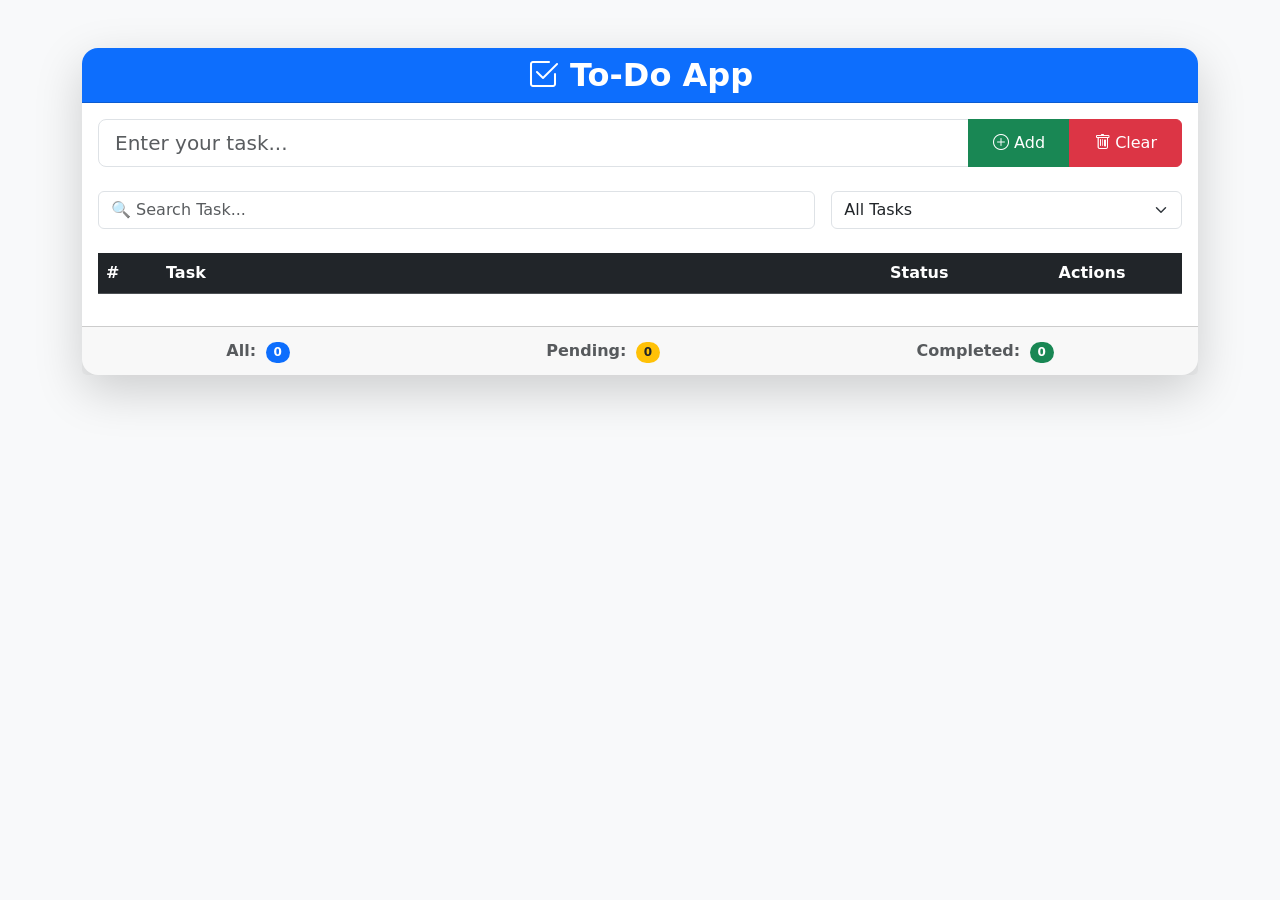
<file: 01-To-Do-App/index.html>
<!doctype html>
<html lang="en">
  <head>
    <meta charset="UTF-8" />
    <meta name="viewport" content="width=device-width, initial-scale=1.0" />
    <title>To-Do App</title>
    <link
      href="https://cdn.jsdelivr.net/npm/bootstrap@5.3.8/dist/css/bootstrap.min.css"
      rel="stylesheet"
    />
    <link
      rel="stylesheet"
      href="https://cdn.jsdelivr.net/npm/bootstrap-icons@1.13.1/font/bootstrap-icons.min.css"
    />
  </head>
  <body class="bg-light">
    <div class="container py-5">
      <div class="card shadow-lg border-0 rounded-4">
        <div
          class="card-header bg-primary text-white text-center rounded-top-4"
        >
          <h2 class="fw-bold mb-0">
            <i class="bi bi-check2-square"></i>
            To-Do App
          </h2>
        </div>
        <div class="card-body">
          <div class="input-group mb-4">
            <input
              type="text"
              class="form-control form-control-lg"
              id="TaskInput"
              placeholder="Enter your task..."
            />
            <button class="btn btn-success px-4" id="Add-Task">
              <i class="bi bi-plus-circle"></i>
              Add
            </button>
            <button class="btn btn-danger px-4" id="Clear-Task">
              <i class="bi bi-trash"></i>
              Clear
            </button>
          </div>
          <div class="row g-3 mb-4">
            <div class="col-md-8">
              <input
                type="text"
                class="form-control"
                id="Input-Action"
                placeholder="🔍 Search Task..."
              />
            </div>
            <div class="col-md-4">
              <select class="form-select" id="Input-Select">
                <option value="all">All Tasks</option>
                <option value="pending">Pending</option>
                <option value="done">Completed</option>
              </select>
            </div>
          </div>
          <div class="table-responsive">
            <table class="table table-hover table-striped align-middle">
              <thead class="table-dark">
                <tr>
                  <th width="60">#</th>
                  <th>Task</th>
                  <th width="120">Status</th>
                  <th width="180" class="text-center">Actions</th>
                </tr>
              </thead>
              <tbody id="TaskBody"></tbody>
            </table>
          </div>
        </div>
        <div class="card-footer text-muted">
          <div class="d-flex justify-content-around text-center py-1 fw-bold">
            <div>
              All:
              <span id="CountAll" class="badge bg-primary rounded-pill ms-1"
                >0</span
              >
            </div>
            <div>
              Pending:
              <span
                id="CountPending"
                class="badge bg-warning text-dark rounded-pill ms-1"
                >0</span
              >
            </div>
            <div>
              Completed:
              <span id="CountDone" class="badge bg-success rounded-pill ms-1"
                >0</span
              >
            </div>
          </div>
        </div>
      </div>
    </div>
    <script src="https://cdn.jsdelivr.net/npm/bootstrap@5.3.8/dist/js/bootstrap.bundle.min.js"></script>
    <script src="./js/app.js"></script>
  </body>
</html>
</file>
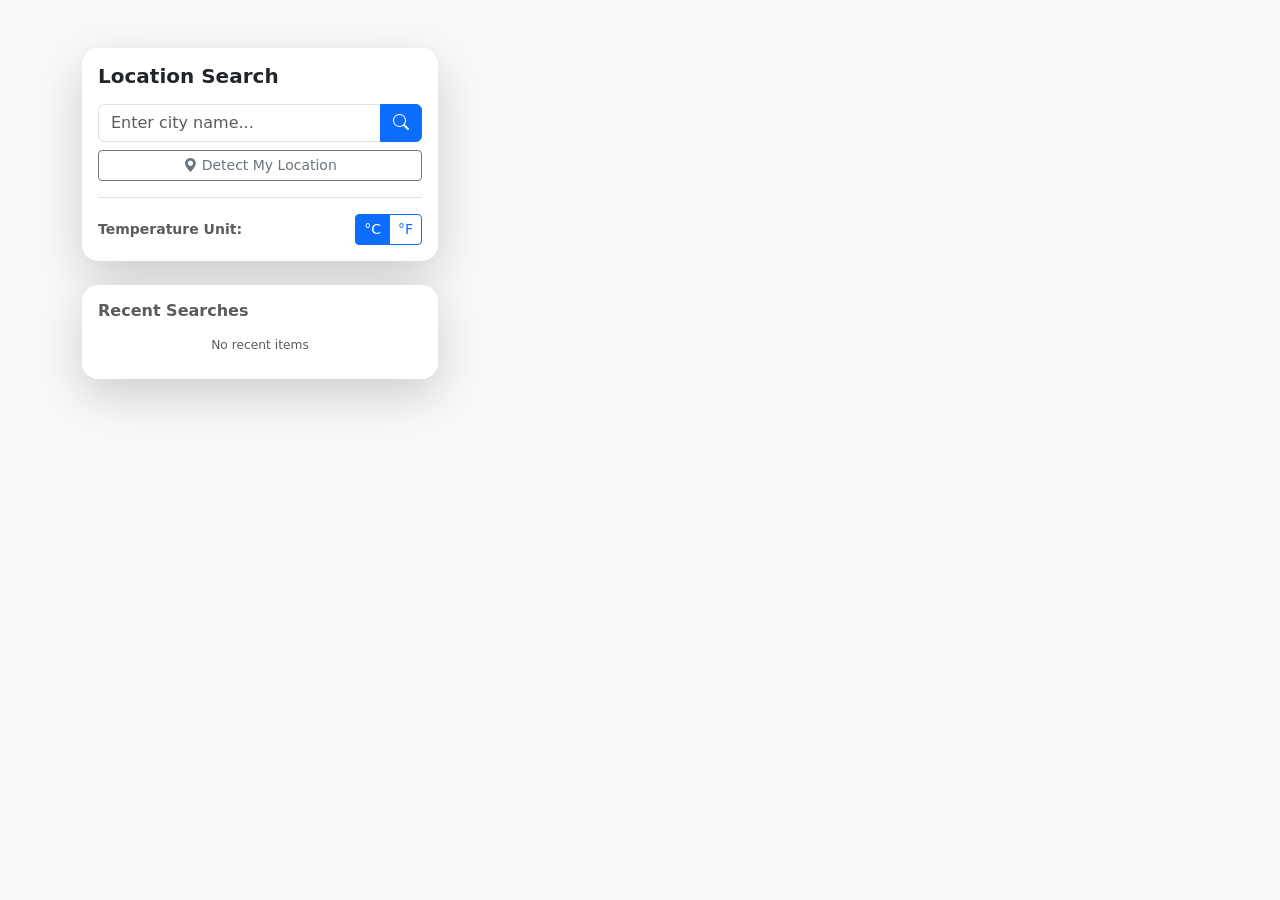
<file: 02-Weather-Dashboard/index.html>
<!doctype html>
  <html lang="en">
    <head>
      <meta charset="UTF-8" />
      <meta name="viewport" content="width=device-width, initial-scale=1.0" />
      <title>Advanced Weather Dashboard</title>
      <link
        href="https://cdn.jsdelivr.net/npm/bootstrap@5.3.7/dist/css/bootstrap.min.css"
        rel="stylesheet"
      />
      <link
        rel="stylesheet"
        href="https://cdn.jsdelivr.net/npm/bootstrap-icons@1.13.1/font/bootstrap-icons.min.css"
      />
    </head>
    <body class="min-vh-100 bg-light">
      <div class="container py-5">
        <div class="row g-4 justify-content-center">
          <div class="col-lg-4">
            <div class="card shadow-lg border-0 rounded-4 mb-4">
              <div class="card-body">
                <h5 class="card-title fw-bold mb-3">Location Search</h5>
                <div class="input-group mb-2">
                  <input
                    type="text"
                    id="city"
                    class="form-control"
                    placeholder="Enter city name..."
                  />
                  <button class="btn btn-primary" id="searchBtn">
                    <i class="bi bi-search"></i>
                  </button>
                </div>
                <button
                  class="btn btn-outline-secondary w-100 mb-3 btn-sm"
                  id="geoBtn"
                >
                  <i class="bi bi-geo-alt-fill"></i> Detect My Location
                </button>
                <div
                  class="d-flex justify-content-between align-items-center border-top pt-3"
                >
                  <span class="fw-semibold text-muted small"
                    >Temperature Unit:</span
                  >
                  <div class="btn-group btn-group-sm" role="group">
                    <input
                      type="radio"
                      class="btn-check"
                      name="unitToggle"
                      id="unitC"
                      checked
                    />
                    <label class="btn btn-outline-primary" for="unitC">°C</label>
                    <input
                      type="radio"
                      class="btn-check"
                      name="unitToggle"
                      id="unitF"
                    />
                    <label class="btn btn-outline-primary" for="unitF">°F</label>
                  </div>
                </div>
              </div>
            </div>
            <div class="card shadow-lg border-0 rounded-4">
              <div class="card-body">
                <h6 class="fw-bold text-muted mb-2">Recent Searches</h6>
                <div
                  id="recentSearches"
                  class="list-group list-group-flush small rounded-3 overflow-hidden"
                ></div>
              </div>
            </div>
          </div>
          <div class="col-lg-8">
            <div
              id="error"
              class="alert alert-danger d-none rounded-4 shadow-sm"
              role="alert"
            >
              <i class="bi bi-exclamation-triangle-fill me-2"></i>
              <span id="errorMsg">City not found! Please check spelling.</span>
            </div>
            <div id="weatherContent" class="d-none">
              <div
                class="card shadow-lg border-0 rounded-4 mb-4 text-white bg-dark"
              >
                <div class="card-body p-4 text-center">
                  <h3 id="cityName" class="fw-bold fs-4 m-0"></h3>
                  <div
                    id="weatherIconContainer"
                    class="my-2"
                  ></div>
                  <h1 id="temp" class="display-3 fw-bold m-0"></h1>
                  <p
                    id="description"
                    class="text-capitalize fs-5 mb-0 opacity-90"
                  ></p>
                </div>
              </div>
              <div class="row g-3 mb-4">
                <div class="col-sm-6 col-md-4">
                  <div
                    class="card h-100 border-0 shadow-sm text-center rounded-4"
                  >
                    <div class="card-body py-3">
                      <i class="bi bi-droplet-fill text-primary fs-3"></i>
                      <h6 class="text-muted small mt-1">Humidity</h6>
                      <p id="humidity" class="fw-bold fs-5 mb-0">-</p>
                    </div>
                  </div>
                </div>
                <div class="col-sm-6 col-md-4">
                  <div
                    class="card h-100 border-0 shadow-sm text-center rounded-4"
                  >
                    <div class="card-body py-3">
                      <i class="bi bi-wind text-success fs-3"></i>
                      <h6 class="text-muted small mt-1">Wind Speed</h6>
                      <p id="wind" class="fw-bold fs-5 mb-0">-</p>
                    </div>
                  </div>
                </div>
                <div class="col-sm-6 col-md-4">
                  <div
                    class="card h-100 border-0 shadow-sm text-center rounded-4"
                  >
                    <div class="card-body py-3">
                      <i class="bi bi-thermometer-half text-danger fs-3"></i>
                      <h6 class="text-muted small mt-1">Feels Like</h6>
                      <p id="feelsLike" class="fw-bold fs-5 mb-0">-</p>
                    </div>
                  </div>
                </div>
                <div class="col-sm-6 col-md-4">
                  <div
                    class="card h-100 border-0 shadow-sm text-center rounded-4"
                  >
                    <div class="card-body py-3">
                      <i class="bi bi-sun-fill text-warning fs-3"></i>
                      <h6 class="text-muted small mt-1">UV Index</h6>
                      <p id="uvIndex" class="fw-bold fs-5 mb-0">-</p>
                    </div>
                  </div>
                </div>
                <div class="col-sm-6 col-md-4">
                  <div
                    class="card h-100 border-0 shadow-sm text-center rounded-4"
                  >
                    <div class="card-body py-3">
                      <i class="bi bi-shield-fill-check text-info fs-3"></i>
                      <h6 class="text-muted small mt-1">Air Quality Index</h6>
                      <p id="aqi" class="fw-bold fs-5 mb-0">-</p>
                    </div>
                  </div>
                </div>
                <div class="col-sm-6 col-md-4">
                  <div
                    class="card h-100 border-0 shadow-sm text-center rounded-4"
                  >
                    <div class="card-body py-3">
                      <i class="bi bi-horizon-fill text-secondary fs-3"></i>
                      <h6 class="text-muted small mt-1">Sun Cycle</h6>
                      <div class="small mt-1">
                        <div>
                          <i class="bi bi-sunrise text-warning"></i>
                          <span id="sunrise">-</span>
                        </div>
                        <div>
                          <i class="bi bi-sunset text-danger"></i>
                          <span id="sunset">-</span>
                        </div>
                      </div>
                    </div>
                  </div>
                </div>
              </div>
              <div class="card shadow-lg border-0 rounded-4 mb-4">
                <div class="card-body p-4">
                  <h5 class="fw-bold mb-3">
                    <i class="bi bi-calendar3 me-2"></i>5-Day Forecast
                  </h5>
                  <div
                    id="forecastContainer"
                    class="row row-cols-1 row-cols-sm-5 g-2 text-center"
                  ></div>
                </div>
              </div>
            </div>
          </div>
        </div>
      </div>
      <script src="https://cdn.jsdelivr.net/npm/bootstrap@5.3.7/dist/js/bootstrap.bundle.min.js"></script>
      <script src="./js/app.js"></script>
    </body>
  </html>
</file>
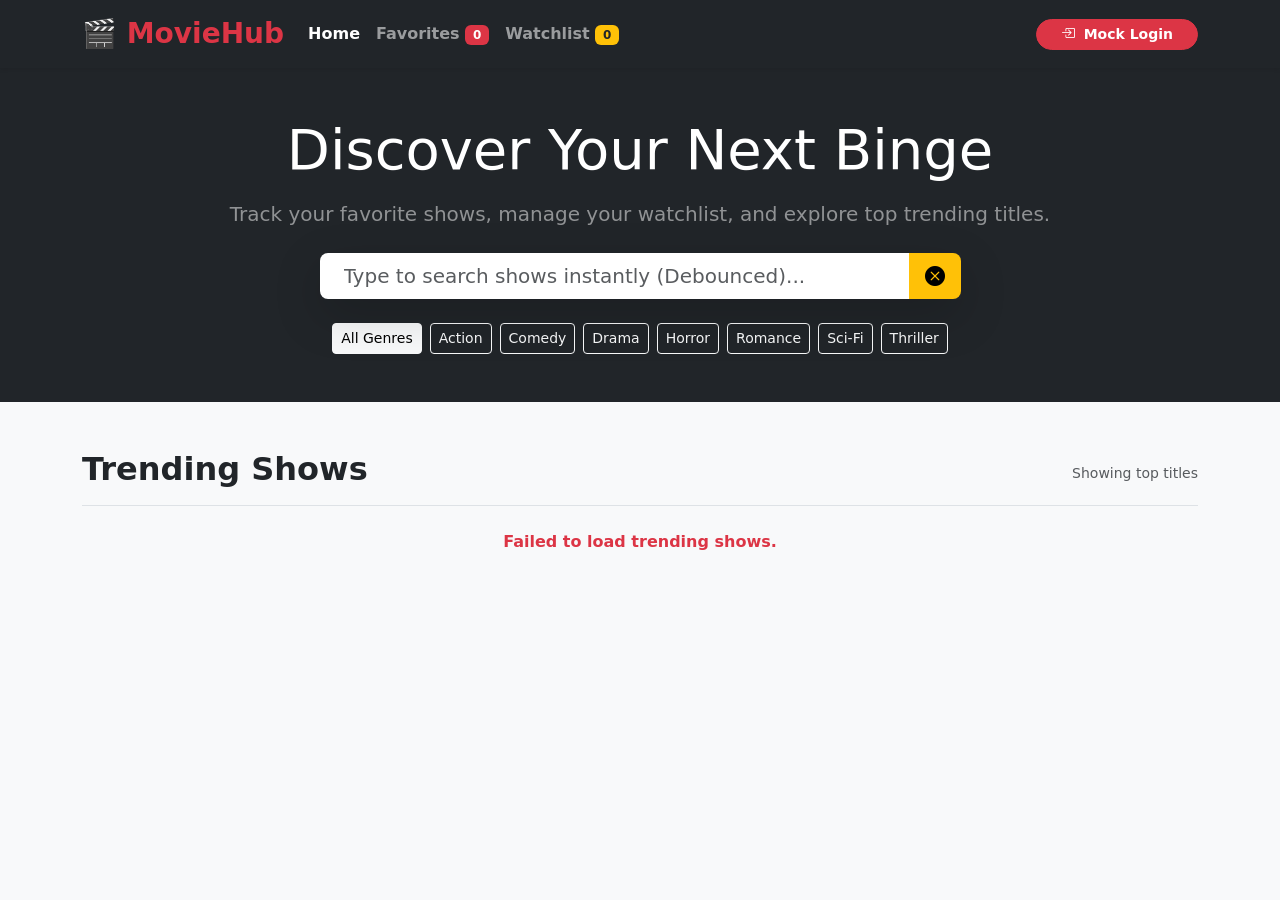
<file: 04-Movie-Search-App/index.html>
<!doctype html>
<html lang="en">
  <head>
    <meta charset="UTF-8" />
    <meta name="viewport" content="width=device-width, initial-scale=1.0" />
    <title>MovieHub - Search & Track Shows</title>
    <link
      href="https://cdn.jsdelivr.net/npm/bootstrap@5.3.3/dist/css/bootstrap.min.css"
      rel="stylesheet"
    />
    <link
      href="https://cdn.jsdelivr.net/npm/bootstrap-icons@1.11.3/font/bootstrap-icons.min.css"
      rel="stylesheet"
    />
  </head>
  <body class="bg-light">
    <nav
      class="navbar navbar-expand-lg navbar-dark bg-dark sticky-top shadow-sm"
    >
      <div class="container">
        <a href="#" id="brandLogo" class="navbar-brand fw-bold fs-3 text-danger"
          >🎬 MovieHub</a
        >
        <button
          class="navbar-toggler"
          type="button"
          data-bs-toggle="collapse"
          data-bs-target="#navbarNav"
        >
          <span class="navbar-toggler-icon"></span>
        </button>
        <div class="collapse navbar-collapse" id="navbarNav">
          <ul class="navbar-nav me-auto mb-2 mb-lg-0 fw-semibold">
            <li class="nav-item">
              <a class="nav-link active" id="navHome" href="#">Home</a>
            </li>
            <li class="nav-item">
              <a class="nav-link" id="navFavorites" href="#"
                >Favorites
                <span class="badge bg-danger" id="favCount">0</span></a
              >
            </li>
            <li class="nav-item">
              <a class="nav-link" id="navWatchlist" href="#"
                >Watchlist
                <span class="badge bg-warning text-dark" id="watchCount"
                  >0</span
                ></a
              >
            </li>
          </ul>
          <div class="d-flex align-items-center" id="authSection"></div>
        </div>
      </div>
    </nav>
    <section class="bg-dark text-white py-5">
      <div class="container text-center">
        <h1 class="display-4 mb-3">Discover Your Next Binge</h1>
        <p class="lead mb-4 text-white-50">
          Track your favorite shows, manage your watchlist, and explore top
          trending titles.
        </p>
        <div class="row justify-content-center">
          <div class="col-md-8 col-lg-7">
            <div class="input-group input-group-lg shadow-lg">
              <input
                id="searchInput"
                class="form-control border-0 shadow-none ps-4"
                placeholder="Type to search shows instantly (Debounced)..."
              />
              <button id="clearBtn" class="btn btn-warning px-3 border-0">
                <i class="bi bi-x-circle-fill"></i>
              </button>
            </div>
          </div>
        </div>
        <div class="container mt-4">
          <div
            class="d-flex flex-wrap justify-content-center gap-2"
            id="genreFilterContainer"
          >
            <button
              class="btn btn-sm btn-outline-light active genre-btn"
              data-genre="all"
            >
              All Genres
            </button>
            <button
              class="btn btn-sm btn-outline-light genre-btn"
              data-genre="Action"
            >
              Action
            </button>
            <button
              class="btn btn-sm btn-outline-light genre-btn"
              data-genre="Comedy"
            >
              Comedy
            </button>
            <button
              class="btn btn-sm btn-outline-light genre-btn"
              data-genre="Drama"
            >
              Drama
            </button>
            <button
              class="btn btn-sm btn-outline-light genre-btn"
              data-genre="Horror"
            >
              Horror
            </button>
            <button
              class="btn btn-sm btn-outline-light genre-btn"
              data-genre="Romance"
            >
              Romance
            </button>
            <button
              class="btn btn-sm btn-outline-light genre-btn"
              data-genre="Sci-Fi"
            >
              Sci-Fi
            </button>
            <button
              class="btn btn-sm btn-outline-light genre-btn"
              data-genre="Thriller"
            >
              Thriller
            </button>
          </div>
        </div>
      </div>
    </section>
    <main class="container py-5">
      <div
        class="d-flex justify-content-between align-items-center mb-4 border-bottom pb-2"
      >
        <h2 id="sectionTitle" class="fw-bold text-dark">Trending Shows</h2>
        <span id="resultStats" class="text-muted small"
          >Showing top titles</span
        >
      </div>
      <div id="showContainer" class="row g-4"></div>
      <div id="infiniteScrollTrigger" class="text-center py-5 d-none">
        <div class="spinner-border text-danger" role="status">
          <span class="visually-hidden">Loading more...</span>
        </div>
      </div>
    </main>
    <div class="modal fade" id="detailModal" tabindex="-1" aria-hidden="true">
      <div class="modal-dialog modal-lg modal-dialog-centered">
        <div
          class="modal-content bg-dark text-white border-0 rounded-4 overflow-hidden shadow-2xl"
        >
          <div class="modal-header border-0 position-absolute end-0 top-0 z-3">
            <button
              type="button"
              class="btn-close btn-close-white bg-black bg-opacity-50 p-2 rounded-circle"
              data-bs-dismiss="modal"
              aria-label="Close"
            ></button>
          </div>
          <div class="modal-body p-0">
            <div id="modalDynamicContent"></div>
          </div>
        </div>
      </div>
    </div>
    <script src="https://cdn.jsdelivr.net/npm/bootstrap@5.3.3/dist/js/bootstrap.bundle.min.js"></script>
    <script src="./js/app.js"></script>
  </body>
</html>
</file>
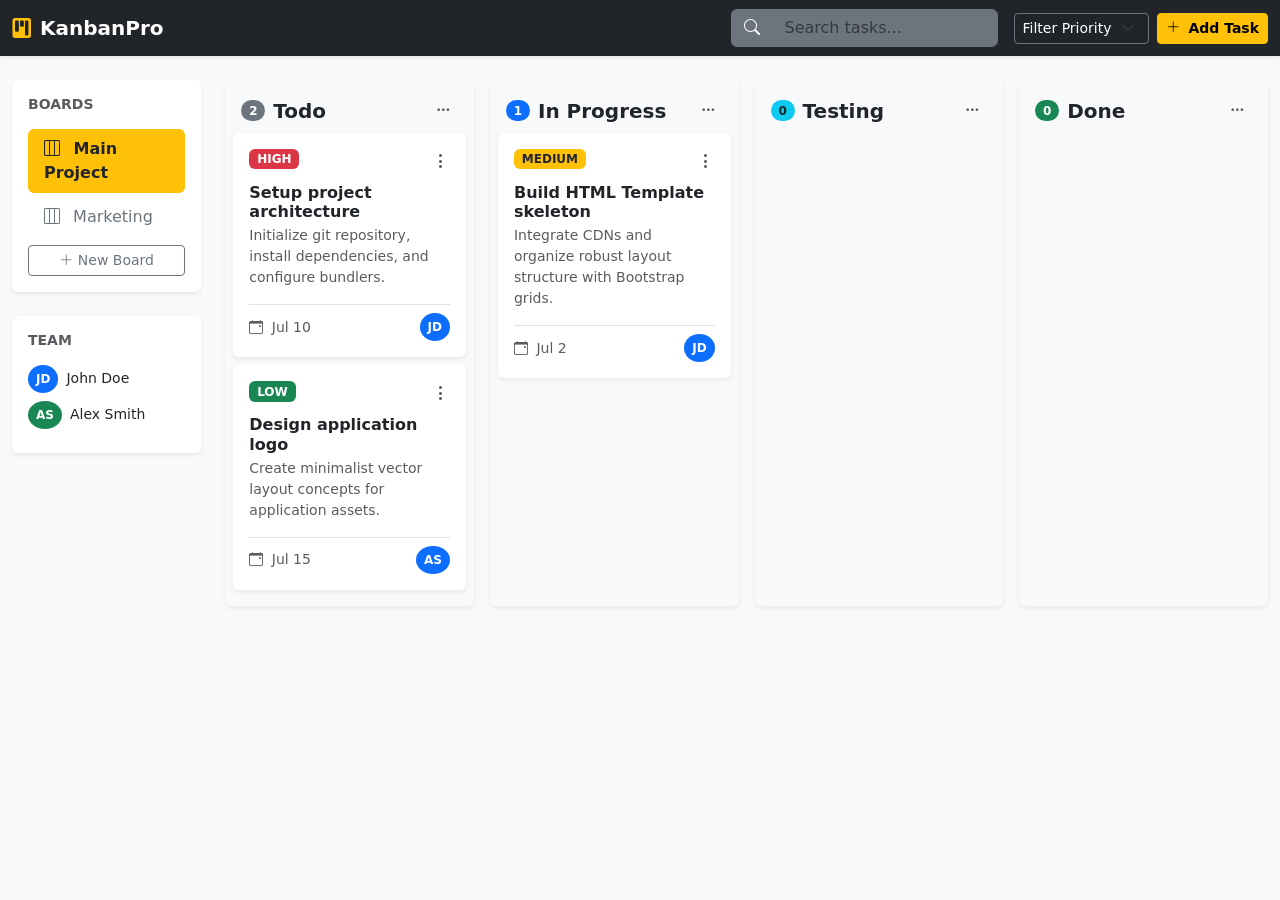
<file: 05-Kanban-Task-Board/index.html>
<!doctype html>
<html lang="en">
  <head>
    <meta charset="UTF-8" />
    <meta name="viewport" content="width=device-width, initial-scale=1.0" />
    <title>Kanban Task Board</title>
    <link
      href="https://cdn.jsdelivr.net/npm/bootstrap@5.3.3/dist/css/bootstrap.min.css"
      rel="stylesheet"
    />
    <link
      href="https://cdn.jsdelivr.net/npm/bootstrap-icons@1.11.3/font/bootstrap-icons.min.css"
      rel="stylesheet"
    />
  </head>
  <body class="bg-light">
    <nav class="navbar navbar-expand-lg navbar-dark bg-dark shadow-sm">
      <div class="container-fluid">
        <a class="navbar-brand fw-bold" href="#">
          <i class="bi bi-kanban-fill me-2 text-warning"></i>KanbanPro
        </a>
        <button
          class="navbar-toggler"
          type="button"
          data-bs-toggle="collapse"
          data-bs-target="#navbarContent"
        >
          <span class="navbar-toggler-icon"></span>
        </button>
        <div class="collapse navbar-collapse" id="navbarContent">
          <form class="d-flex ms-auto me-3 my-2 my-lg-0" role="search">
            <div class="input-group">
              <span
                class="input-group-text bg-secondary border-secondary text-white"
                ><i class="bi bi-search"></i
              ></span>
              <input
                class="form-control bg-secondary text-white border-secondary placeholder-white-50"
                type="search"
                placeholder="Search tasks..."
                aria-label="Search"
              />
            </div>
          </form>
          <div class="d-flex align-items-center gap-2">
            <select
              class="form-select form-select-sm bg-dark text-white border-secondary"
              aria-label="Filter Priority"
            >
              <option selected>Filter Priority</option>
              <option value="high">High</option>
              <option value="medium">Medium</option>
              <option value="low">Low</option>
            </select>
            <button
              class="btn btn-warning btn-sm fw-semibold text-nowrap"
              data-bs-toggle="modal"
              data-bs-target="#taskModal"
            >
              <i class="bi bi-plus-lg me-1"></i> Add Task
            </button>
          </div>
        </div>
      </div>
    </nav>
    <div class="container-fluid py-4">
      <div class="row">
        <aside class="col-lg-2 d-none d-lg-block mb-4">
          <div class="card border-0 shadow-sm mb-4">
            <div class="card-body">
              <h6 class="text-uppercase text-muted fw-bold small mb-3">
                Boards
              </h6>
              <ul class="nav nav-pills flex-column gap-1">
                <li class="nav-item">
                  <a
                    class="nav-link active bg-warning text-dark fw-semibold"
                    href="#"
                    ><i class="bi bi-layout-three-columns me-2"></i> Main
                    Project</a
                  >
                </li>
                <li class="nav-item">
                  <a class="nav-link text-secondary" href="#"
                    ><i class="bi bi-layout-three-columns me-2"></i>
                    Marketing</a
                  >
                </li>
              </ul>
              <button class="btn btn-sm btn-outline-secondary w-100 mt-2">
                <i class="bi bi-plus-lg"></i> New Board
              </button>
            </div>
          </div>
          <div class="card border-0 shadow-sm">
            <div class="card-body">
              <h6 class="text-uppercase text-muted fw-bold small mb-3">Team</h6>
              <div class="d-flex align-items-center gap-2 mb-2">
                <div
                  class="badge bg-primary text-white rounded-circle p-2"
                >
                  JD
                </div>
                <span class="small">John Doe</span>
              </div>
              <div class="d-flex align-items-center gap-2 mb-2">
                <div
                  class="badge bg-success text-white rounded-circle p-2"
                >
                  AS
                </div>
                <span class="small">Alex Smith</span>
              </div>
            </div>
          </div>
        </aside>
        <main class="col-lg-10">
          <div class="row g-3">
            <div class="col-10 col-sm-6 col-md-4 col-xl-3">
              <div class="card bg-light border-0 shadow-sm h-100 kanban-column">
                <div
                  class="card-header bg-transparent border-0 d-flex justify-content-between align-items-center pt-3 pb-0"
                >
                  <div class="d-flex align-items-center gap-2">
                    <span
                      class="badge bg-secondary rounded-pill"
                      id="todo-count"
                      >2</span
                    >
                    <h5 class="card-title fw-bold m-0 text-dark">Todo</h5>
                  </div>
                  <button class="btn btn-sm btn-light text-muted border-0">
                    <i class="bi bi-three-dots"></i>
                  </button>
                </div>
                <div
                  class="card-body p-2 column-body"
                  id="col-todo"
                  ondragover="allowDrop(event)"
                  ondrop="drop(event)"
                >
                  <div
                    class="card border-0 shadow-sm mb-2 task-card"
                    draggable="true"
                    ondragstart="drag(event)"
                    id="task-1"
                  >
                    <div class="card-body p-3">
                      <div
                        class="d-flex justify-content-between align-items-start mb-2"
                      >
                        <span
                          class="badge bg-danger text-uppercase"
                          >High</span
                        >
                        <div class="dropdown">
                          <button
                            class="btn p-0 text-muted"
                            type="button"
                            data-bs-toggle="dropdown"
                          >
                            <i class="bi bi-three-dots-vertical"></i>
                          </button>
                          <ul
                            class="dropdown-menu dropdown-menu-end shadow-sm border-0"
                          >
                            <li>
                              <a
                                class="dropdown-item"
                                href="#"
                                data-bs-toggle="modal"
                                data-bs-target="#taskModal"
                                ><i class="bi bi-pencil me-2"></i> Edit</a
                              >
                            </li>
                            <li>
                              <a class="dropdown-item text-danger" href="#"
                                ><i class="bi bi-trash me-2"></i> Delete</a
                              >
                            </li>
                          </ul>
                        </div>
                      </div>
                      <h6 class="fw-semibold text-dark mb-1">
                        Setup project architecture
                      </h6>
                      <p class="text-muted small mb-3">
                        Initialize git repository, install dependencies, and
                        configure bundlers.
                      </p>
                      <div
                        class="d-flex justify-content-between align-items-center border-top pt-2"
                      >
                        <span class="text-muted small"
                          ><i class="bi bi-calendar-event me-1"></i> Jul
                          10</span
                        >
                        <div
                          class="badge bg-primary text-white rounded-circle p-2"
                        >
                          JD
                        </div>
                      </div>
                    </div>
                  </div>
                  <div
                    class="card border-0 shadow-sm mb-2 task-card"
                    draggable="true"
                    ondragstart="drag(event)"
                    id="task-2"
                  >
                    <div class="card-body p-3">
                      <div
                        class="d-flex justify-content-between align-items-start mb-2"
                      >
                        <span
                          class="badge bg-success text-uppercase"
                          >Low</span
                        >
                        <div class="dropdown">
                          <button
                            class="btn p-0 text-muted"
                            type="button"
                            data-bs-toggle="dropdown"
                          >
                            <i class="bi bi-three-dots-vertical"></i>
                          </button>
                          <ul
                            class="dropdown-menu dropdown-menu-end shadow-sm border-0"
                          >
                            <li>
                              <a class="dropdown-item" href="#"
                                ><i class="bi bi-pencil me-2"></i> Edit</a
                              >
                            </li>
                            <li>
                              <a class="dropdown-item text-danger" href="#"
                                ><i class="bi bi-trash me-2"></i> Delete</a
                              >
                            </li>
                          </ul>
                        </div>
                      </div>
                      <h6 class="fw-semibold text-dark mb-1">
                        Design application logo
                      </h6>
                      <p class="text-muted small mb-3">
                        Create minimalist vector layout concepts for application
                        assets.
                      </p>
                      <div
                        class="d-flex justify-content-between align-items-center border-top pt-2"
                      >
                        <span class="text-muted small"
                          ><i class="bi bi-calendar-event me-1"></i> Jul
                          15</span
                        >
                        <div
                          class="badge bg-success text-white rounded-circle p-2"
                        >
                          AS
                        </div>
                      </div>
                    </div>
                  </div>
                </div>
              </div>
            </div>
            <div class="col-10 col-sm-6 col-md-4 col-xl-3">
              <div class="card bg-light border-0 shadow-sm h-100 kanban-column">
                <div
                  class="card-header bg-transparent border-0 d-flex justify-content-between align-items-center pt-3 pb-0"
                >
                  <div class="d-flex align-items-center gap-2">
                    <span
                      class="badge bg-primary rounded-pill"
                      id="progress-count"
                      >1</span
                    >
                    <h5 class="card-title fw-bold m-0 text-dark">
                      In Progress
                    </h5>
                  </div>
                  <button class="btn btn-sm btn-light text-muted border-0">
                    <i class="bi bi-three-dots"></i>
                  </button>
                </div>
                <div
                  class="card-body p-2 column-body"
                  id="col-progress"
                  ondragover="allowDrop(event)"
                  ondrop="drop(event)"
                >
                  <div
                    class="card border-0 shadow-sm mb-2 task-card"
                    draggable="true"
                    ondragstart="drag(event)"
                    id="task-3"
                  >
                    <div class="card-body p-3">
                      <div
                        class="d-flex justify-content-between align-items-start mb-2"
                      >
                        <span
                          class="badge bg-warning text-dark text-uppercase"
                          >Medium</span
                        >
                        <div class="dropdown">
                          <button
                            class="btn p-0 text-muted"
                            type="button"
                            data-bs-toggle="dropdown"
                          >
                            <i class="bi bi-three-dots-vertical"></i>
                          </button>
                          <ul
                            class="dropdown-menu dropdown-menu-end shadow-sm border-0"
                          >
                            <li>
                              <a class="dropdown-item" href="#"
                                ><i class="bi bi-pencil me-2"></i> Edit</a
                              >
                            </li>
                            <li>
                              <a class="dropdown-item text-danger" href="#"
                                ><i class="bi bi-trash me-2"></i> Delete</a
                              >
                            </li>
                          </ul>
                        </div>
                      </div>
                      <h6 class="fw-semibold text-dark mb-1">
                        Build HTML Template skeleton
                      </h6>
                      <p class="text-muted small mb-3">
                        Integrate CDNs and organize robust layout structure with
                        Bootstrap grids.
                      </p>
                      <div
                        class="d-flex justify-content-between align-items-center border-top pt-2"
                      >
                        <span class="text-muted small"
                          ><i class="bi bi-calendar-event me-1"></i> Jul
                          02</span
                        >
                        <div
                          class="badge bg-primary text-white rounded-circle p-2"
                        >
                          JD
                        </div>
                      </div>
                    </div>
                  </div>
                </div>
              </div>
            </div>
            <div class="col-10 col-sm-6 col-md-4 col-xl-3">
              <div class="card bg-light border-0 shadow-sm h-100 kanban-column">
                <div
                  class="card-header bg-transparent border-0 d-flex justify-content-between align-items-center pt-3 pb-0"
                >
                  <div class="d-flex align-items-center gap-2">
                    <span
                      class="badge bg-info text-dark rounded-pill"
                      id="testing-count"
                      >0</span
                    >
                    <h5 class="card-title fw-bold m-0 text-dark">Testing</h5>
                  </div>
                  <button class="btn btn-sm btn-light text-muted border-0">
                    <i class="bi bi-three-dots"></i>
                  </button>
                </div>
                <div
                  class="card-body p-2 column-body"
                  id="col-testing"
                  ondragover="allowDrop(event)"
                  ondrop="drop(event)"
                >
                  <div
                    class="text-center text-muted py-4 small border rounded border-dashed d-none"
                  >
                    Drop tasks here
                  </div>
                </div>
              </div>
            </div>
            <div class="col-10 col-sm-6 col-md-4 col-xl-3">
              <div class="card bg-light border-0 shadow-sm h-100 kanban-column">
                <div
                  class="card-header bg-transparent border-0 d-flex justify-content-between align-items-center pt-3 pb-0"
                >
                  <div class="d-flex align-items-center gap-2">
                    <span class="badge bg-success rounded-pill" id="done-count"
                      >0</span
                    >
                    <h5 class="card-title fw-bold m-0 text-dark">Done</h5>
                  </div>
                  <button class="btn btn-sm btn-light text-muted border-0">
                    <i class="bi bi-three-dots"></i>
                  </button>
                </div>
                <div
                  class="card-body p-2 column-body"
                  id="col-done"
                  ondragover="allowDrop(event)"
                  ondrop="drop(event)"
                ></div>
              </div>
            </div>
          </div>
        </main>
      </div>
    </div>
    <div
      class="modal fade"
      id="taskModal"
      tabindex="-1"
      aria-labelledby="taskModalLabel"
      aria-hidden="true"
    >
      <div class="modal-dialog modal-dialog-centered">
        <div class="modal-content border-0 shadow">
          <div class="modal-header bg-dark text-white">
            <h5 class="modal-title fw-bold" id="taskModalLabel">
              Task Details
            </h5>
            <button
              type="button"
              class="btn-close btn-close-white"
              data-bs-shadow="none"
              data-bs-dismiss="modal"
              aria-label="Close"
            ></button>
          </div>
          <div class="modal-body">
            <form id="taskForm">
              <div class="mb-3">
                <label
                  for="taskTitle"
                  class="form-label small fw-bold text-secondary"
                  >Task Title</label
                >
                <input
                  type="text"
                  class="form-control"
                  id="taskTitle"
                  placeholder="Enter task title"
                  required
                />
              </div>
              <div class="mb-3">
                <label
                  for="taskDesc"
                  class="form-label small fw-bold text-secondary"
                  >Description</label
                >
                <textarea
                  class="form-control"
                  id="taskDesc"
                  rows="3"
                  placeholder="Describe the objectives"
                ></textarea>
              </div>
              <div class="row g-3 mb-3">
                <div class="col-6">
                  <label
                    for="taskPriority"
                    class="form-label small fw-bold text-secondary"
                    >Priority</label
                  >
                  <select class="form-select" id="taskPriority">
                    <option value="low">Low</option>
                    <option value="medium" selected>Medium</option>
                    <option value="high">High</option>
                  </select>
                </div>
                <div class="col-6">
                  <label
                    for="taskDueDate"
                    class="form-label small fw-bold text-secondary"
                    >Due Date</label
                  >
                  <input type="date" class="form-control" id="taskDueDate" />
                </div>
              </div>
              <div class="mb-3">
                <label
                  for="taskAssignee"
                  class="form-label small fw-bold text-secondary"
                  >Assignee</label
                >
                <select class="form-select" id="taskAssignee">
                  <option value="JD">John Doe</option>
                  <option value="AS">Alex Smith</option>
                </select>
              </div>
            </form>
          </div>
          <div class="modal-footer bg-light">
            <button
              type="button"
              class="btn btn-secondary border-0 text-white"
              data-bs-dismiss="modal"
            >
              Cancel
            </button>
            <button
              type="submit"
              form="taskForm"
              class="btn btn-warning fw-semibold"
            >
              Save Task
            </button>
          </div>
        </div>
      </div>
    </div>
    <script src="https://cdn.jsdelivr.net/npm/bootstrap@5.3.3/dist/js/bootstrap.bundle.min.js"></script>
    <script src="./js/app.js"></script>
  </body>
</html>
</file>
